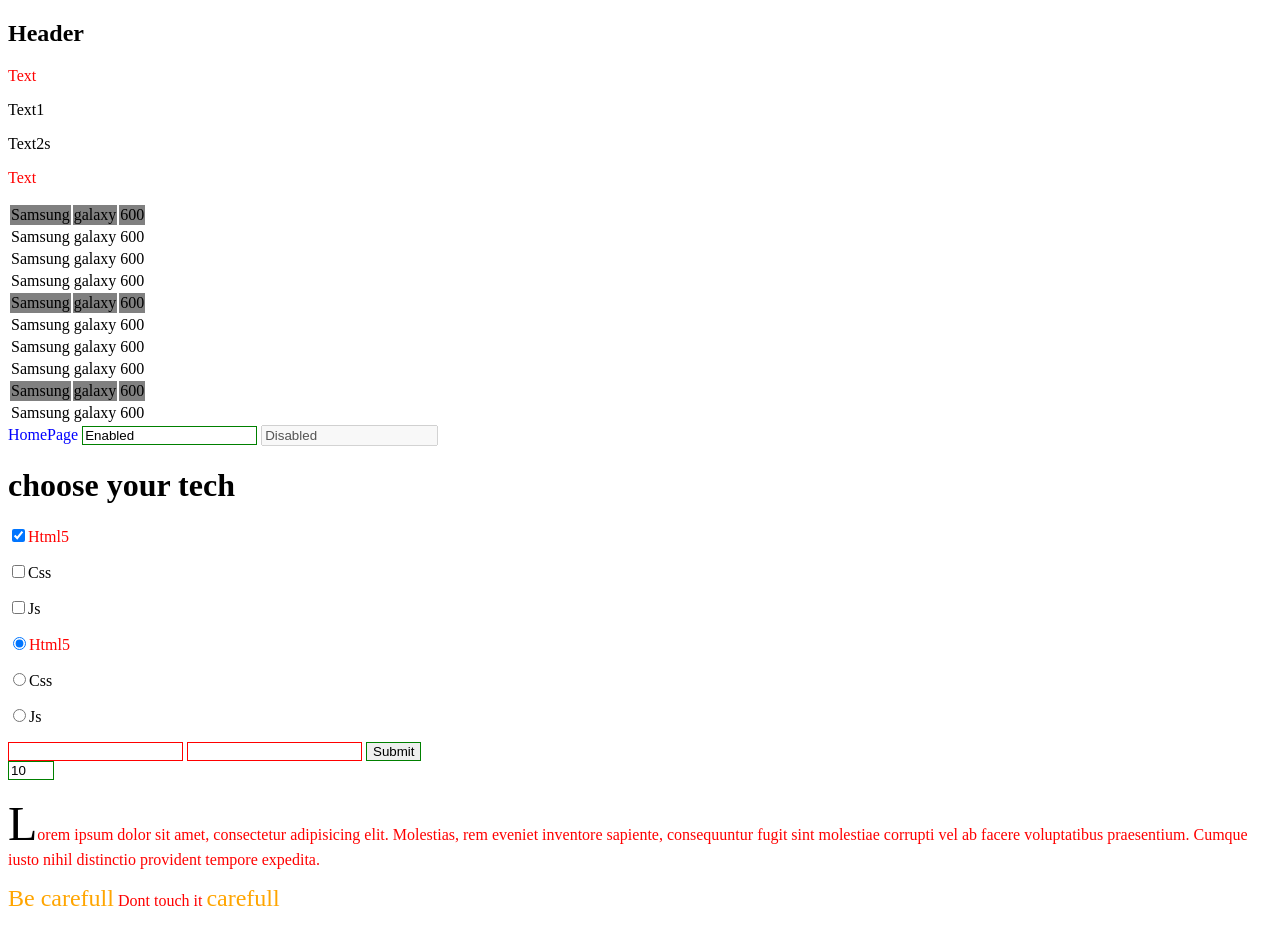
<file: index.html>
<!DOCTYPE html>
<html lang="en">
  <head>
    <meta charset="UTF-8" />
    <meta http-equiv="X-UA-Compatible" content="IE=edge" />
    <meta name="viewport" content="width=s, initial-scale=1.0" />
    <link rel="stylesheet" href="./src/styles/css.css" />
    <title>Document</title>
  </head>
  <body>
    <!-- <div id="main">
      <p>First Paragrahp</p>
      <p>First Paragrahp</p>
      <p>First Paragrahp</p>
      <p>First Paragrahp</p>
    </div>
    <div id="footer">
      <p>Footer Paragrahp</p>
    </div>
    <div class="artilce">
      <p>Website anotation</p>
      <div class="conent">
        <p>Website Text</p>
      </div>
    </div>
    <h2>Header</h2>
    <div>
      <p>first Bloc text</p>
    </div>
    <div>
      <p>second bloc Texts</p>
    </div>

    <h2>Some content</h2>
    <div>
      <a>Erti</a>
      <a>Ori</a>
      <a>Sami</a>
    </div> -->
    <h2>Header</h2>
    <div>
      <p>Text</p>
    </div>
    <div>
      <p>Text1</p>
      <p>Text2s</p>
    </div>
    <div>
      <p>Text</p>
    </div>

    <table>
      <tr>
        <td>Samsung</td>
        <td>galaxy</td>
        <td>600</td>
      </tr>
      <tr>
        <td>Samsung</td>
        <td>galaxy</td>
        <td>600</td>
      </tr>
      <tr>
        <td>Samsung</td>
        <td>galaxy</td>
        <td>600</td>
      </tr>
      <tr>
        <td>Samsung</td>
        <td>galaxy</td>
        <td>600</td>
      </tr>
      <tr>
        <td>Samsung</td>
        <td>galaxy</td>
        <td>600</td>
      </tr>
      <tr>
        <td>Samsung</td>
        <td>galaxy</td>
        <td>600</td>
      </tr>
      <tr>
        <td>Samsung</td>
        <td>galaxy</td>
        <td>600</td>
      </tr>
      <tr>
        <td>Samsung</td>
        <td>galaxy</td>
        <td>600</td>
      </tr>
      <tr>
        <td>Samsung</td>
        <td>galaxy</td>
        <td>600</td>
      </tr>
      <tr>
        <td>Samsung</td>
        <td>galaxy</td>
        <td>600</td>
      </tr>
    </table>

    <a href="index.html"> HomePage </a>

    <input type="text" value="Enabled" />
    <input type="text" value="Disabled" disabled />

    <h1>choose your tech</h1>
    <p><input type="checkbox" checked /><span>Html5</span></p>
    <p><input type="checkbox" /><span>Css</span></p>
    <p><input type="checkbox" /><span>Js</span></p>

    <div>
      <p><input type="radio" name="rame" checked /><span>Html5</span></p>
      <p><input type="radio" name="rame" /><span>Css</span></p>
      <p><input type="radio" name="rame" /><span>Js</span></p>
    </div>

    <form>
      <input type="text" required />
      <input type="email" required />
      <input type="submit" value="Submit" />
    </form>

    <form>
      <input type="number" min="1" max="50" value="10" />
    </form>

    <div>
      <p class="paragraph">
        Lorem ipsum dolor sit amet, consectetur adipisicing elit. Molestias, rem
        eveniet inventore sapiente, consequuntur fugit sint molestiae corrupti
        vel ab facere voluptatibus praesentium. Cumque iusto nihil distinctio
        provident tempore expedita.
      </p>
    </div>

    <div>
      <p>
        <span class="wraning"> Dont touch it </span>
      </p>
    </div>
  </body>
</html>
</file>
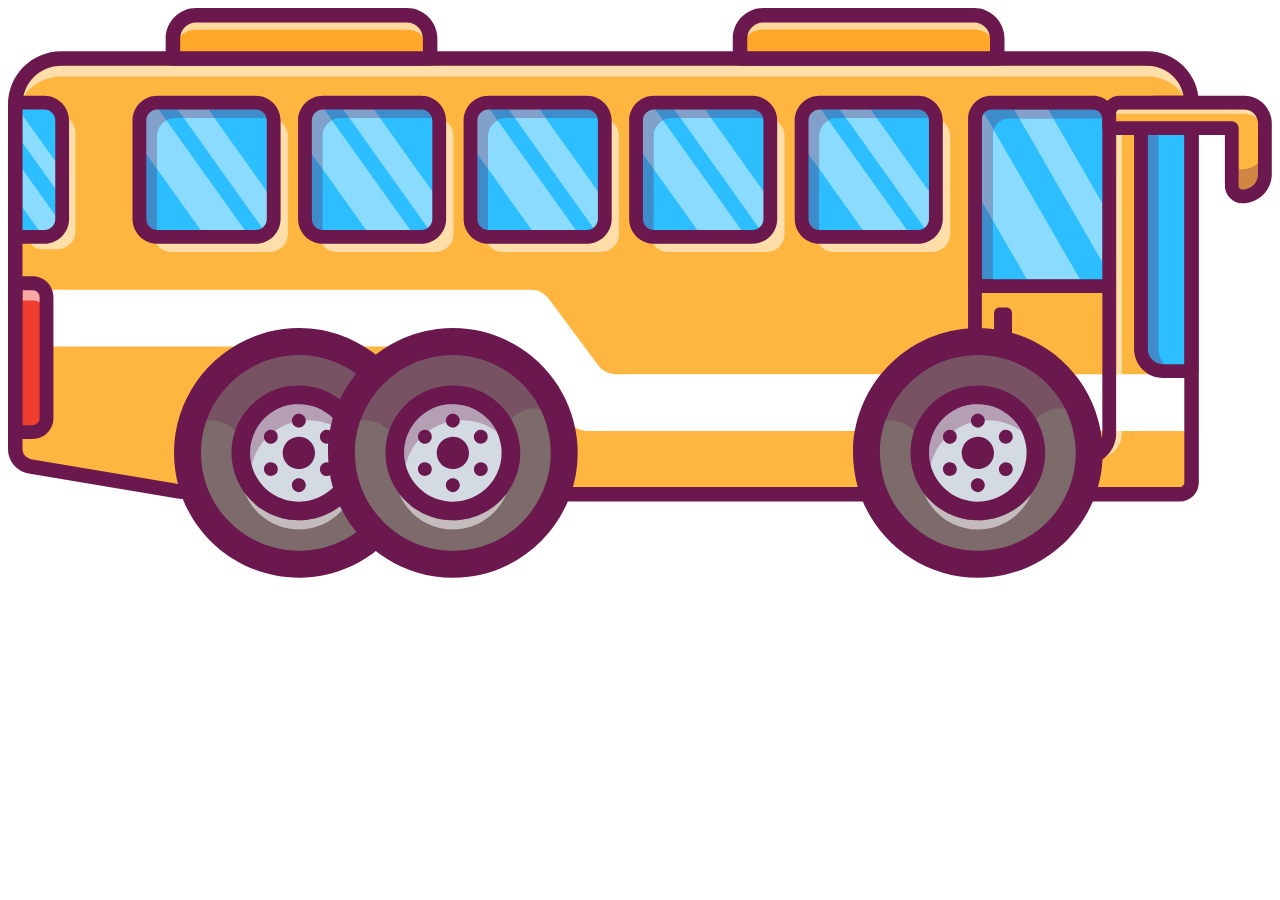
<file: animate.html>
<!DOCTYPE html>
<html lang="en">
  <head>
    <meta charset="UTF-8" />
    <meta http-equiv="X-UA-Compatible" content="IE=edge" />
    <meta name="viewport" content="width=device-width, initial-scale=1.0" />
    <link rel="stylesheet" href="./src/styles/animate.css" />
    <title>Document</title>
  </head>
  <body>
    <div class="firstanimation"></div>
    <div class="relative">
      <img src="./src/img/bus.svg" />

      <div class="wheel wheel1">
        <img src="./src/img/wheel.svg" />
      </div>
      <div class="wheel wheel2">
        <img src="./src/img/wheel.svg" />
      </div>
      <div class="wheel wheel3">
        <img src="./src/img/wheel.svg" />
      </div>
    </div>
  </body>
</html>
</file>
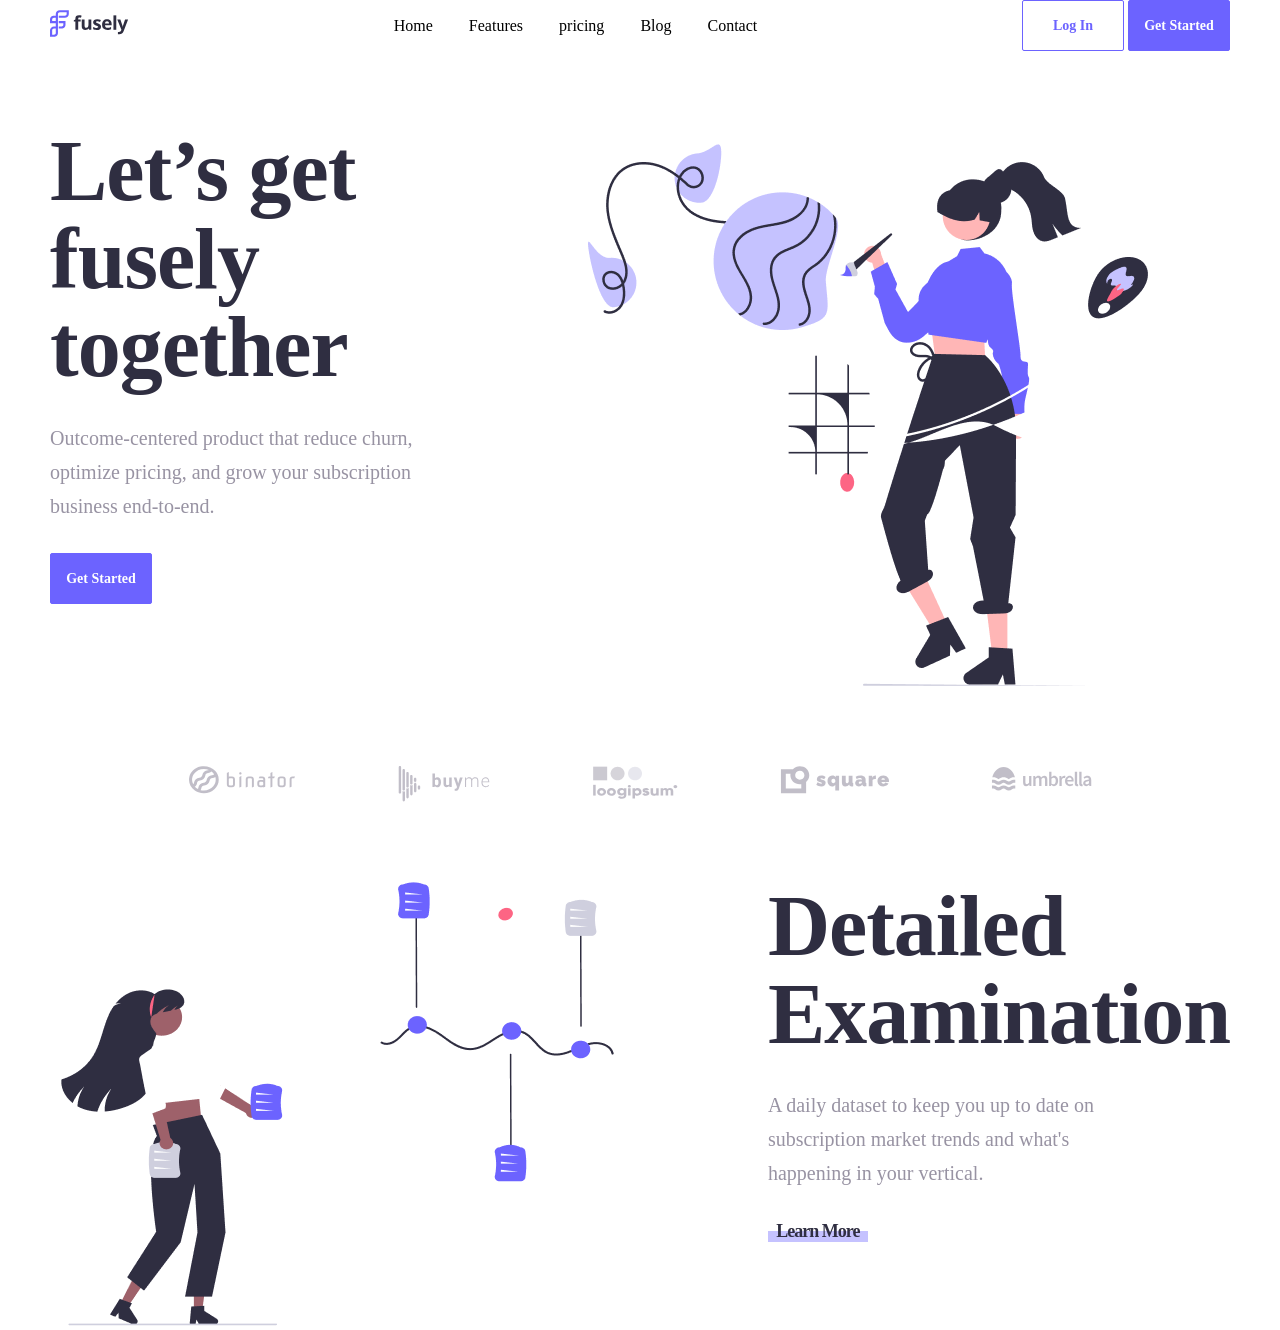
<file: markup.html>
<!DOCTYPE html>
<html lang="en">
  <head>
    <meta charset="UTF-8" />
    <meta http-equiv="X-UA-Compatible" content="IE=edge" />
    <meta name="viewport" content="width=device-width, initial-scale=1.0" />
    <link rel="stylesheet" href="./src/styles/style.css" />
    <title>Document</title>
  </head>
  <body>
    <header class="container">
      <div class="row space-between align-center">
        <div>
          <img src="./src/img/Logo.svg" />
        </div>
        <nav>
          <ul class="nav_link">
            <li>Home</li>
            <li>Features</li>
            <li>pricing</li>
            <li>Blog</li>
            <li>Contact</li>
          </ul>
        </nav>
        <div class="btn_container">
          <button class="secondary_btn">Log In</button>
          <button class="primary_btn">Get Started</button>
        </div>
      </div>
    </header>
    <section class="mt-76">
      <div class="container">
        <div class="row space-between">
          <div class="banner_content_wrapper">
            <h1>
              Let’s get <br />
              fusely <br />
              together
            </h1>
            <p>
              Outcome-centered product that reduce churn,<br />
              optimize pricing, and grow your subscription<br />
              business end-to-end.
            </p>
            <button class="primary_btn">Get Started</button>
          </div>
          <div class="banner_img_wrapper">
            <img src="./src/img/Group 36.png" alt="" />
          </div>
        </div>
      </div>
    </section>
    <section class="mt-76">
      <div class="container">
        <div class="row clients">
          <div>
            <img src="./src/img/binator logo.svg" alt="" />
          </div>
          <div>
            <img src="./src/img/buyme logo.svg" alt="" />
          </div>
          <div>
            <img src="./src/img/loogipsum logo.svg" alt="" />
          </div>
          <div>
            <img src="./src/img/square logo.svg" alt="" />
          </div>
          <div>
            <img src="./src/img/umbrella logo.svg" alt="" />
          </div>
        </div>
      </div>
    </section>
    <section class="mt-76">
      <div class="container">
        <div class="row space-between">
          <div class="banner_img_wrapper">
            <img src="./src/img/Section Image.png" alt="" />
          </div>
          <div class="banner_content_wrapper">
            <h1>
              Detailed<br />
              Examination
            </h1>
            <p>
              A daily dataset to keep you up to date on <br />subscription
              market trends and what's <br />happening in your vertical.
            </p>
            <button class="learn-more">Learn More</button>
          </div>
        </div>
      </div>
    </section>
  </body>
</html>
</file>
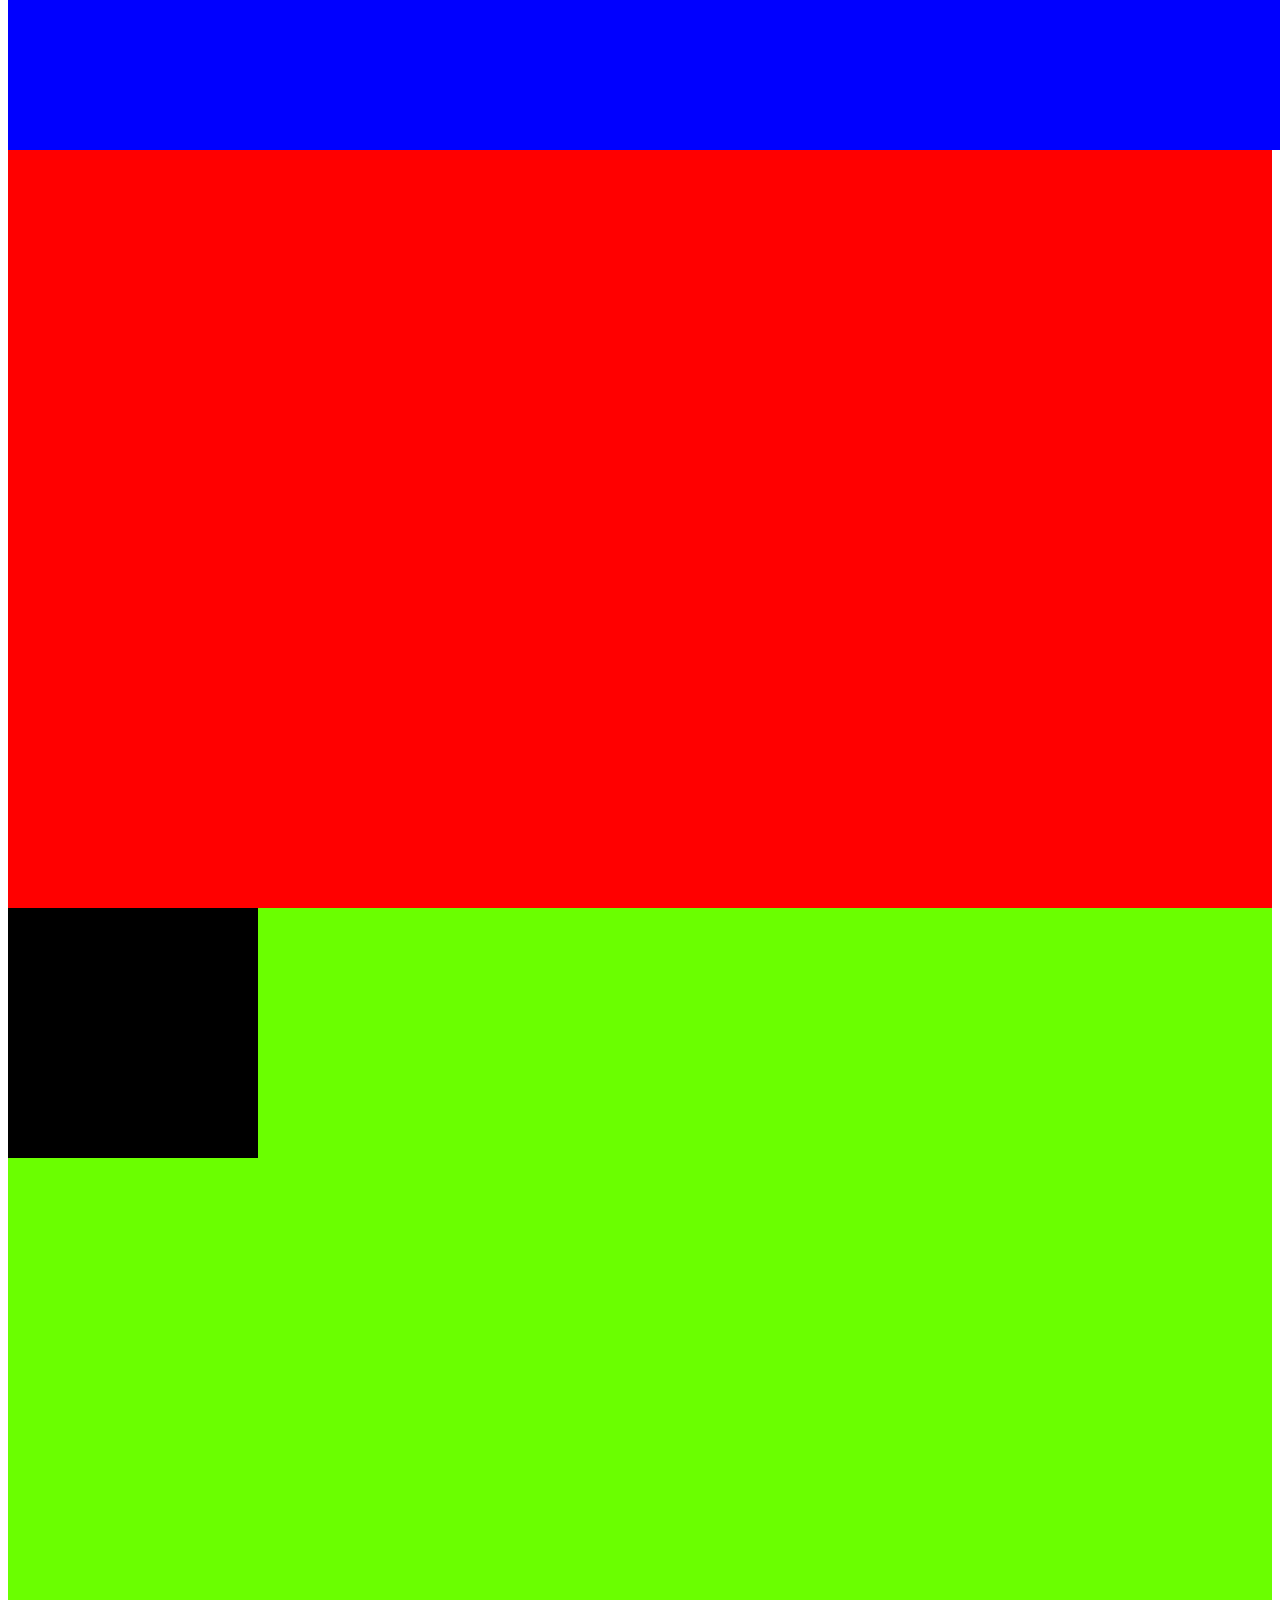
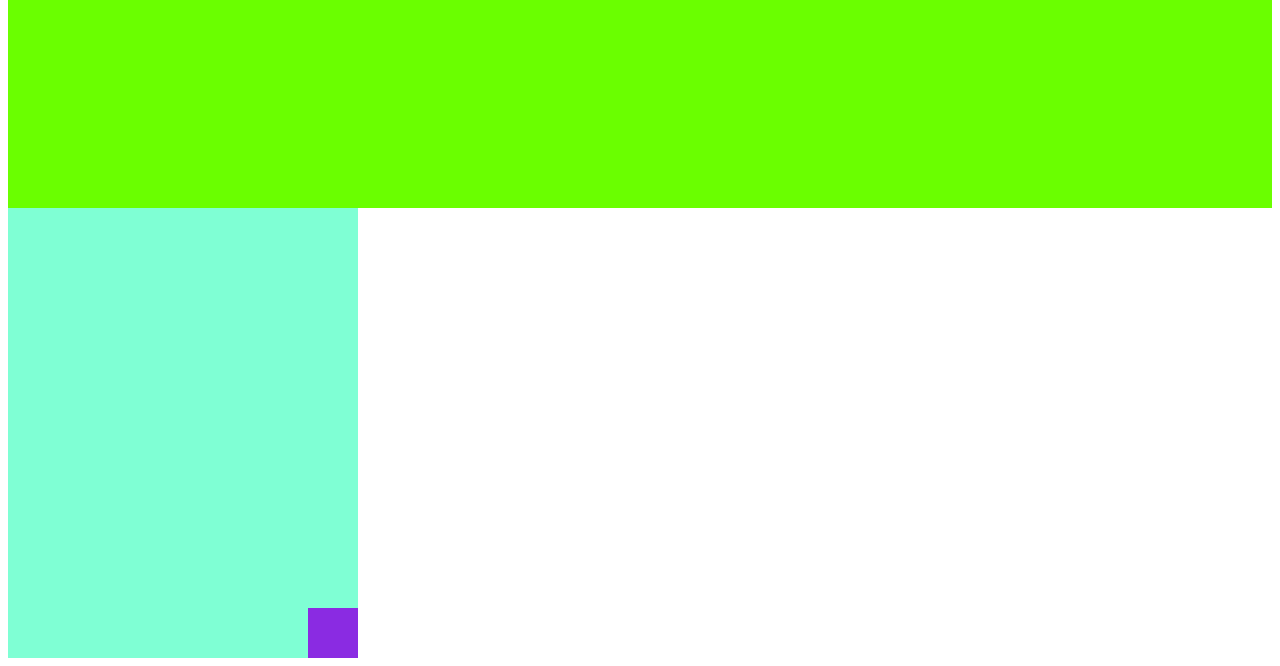
<file: positions.html>
<!DOCTYPE html>
<html lang="en">
  <head>
    <meta charset="UTF-8" />
    <meta http-equiv="X-UA-Compatible" content="IE=edge" />
    <meta name="viewport" content="width=device-width, initial-scale=1.0" />
    <link rel="stylesheet" href="./src/styles/pos.css" />
    <title>Document</title>
  </head>
  <body>
    <div class="static"></div>
    <!-- <div class="sticky"></div> -->
    <div class="relative">
      <div class="absolute"></div>
    </div>
    <div class="fixed"></div>

    <div class="image_card">
      <div class="icon"></div>
    </div>
  </body>
</html>
</file>
<file: src/styles/css.css>
#main p {
    color: red;
}

li .redLink{
    color: red;
}

.artilce>p{
    color: red;
}

a:last-child{
    color: red;
}
p:only-child{
    color: red;
}

tr:nth-child(4n+1){
    background-color: gray;
}

a:link{
    color: blue;
    text-decoration: none;
}

a:visited{
    color: aquamarine;
    text-decoration: none;
}
a:active{
    color: chartreuse;
}
a:hover{
    background-color: red;
    border: 2px solid black;
    padding: 15px;
}

/* :enabled{
    border: 1px solid green;
}
:disabled{
    border: 1px solid red;
} */

:checked + span{
    color: red;
}

:default{
    border: 2px solid red;
}

input:valid{
    border: 1px solid green;
}

input:invalid{
    border: 1px solid red;
}

:in-range{
    border: 1px solid green;
}

:out-of-range{
    border: 1px solid red;
}
.paragraph::first-letter{
    color: rgb(0, 0, 0);
    font-size: 48px;
}

.wraning::before{
    content: "Be carefull";
    color:orange;
    font-size: 24px;
}
.wraning::after{
    content: "carefull";
    color:orange;
    font-size: 24px;
}

::selection{
    background-color: tomato;
    color: white;
}
/* width */
::-webkit-scrollbar {
    width: 20px;
  }
  
  /* Track */
  ::-webkit-scrollbar-track {
    box-shadow: inset 0 0 5px grey; 
    border-radius: 10px;
  }
   
  /* Handle */
  ::-webkit-scrollbar-thumb {
    background: red; 
    border-radius: 10px;
  }
  
  /* Handle on hover */
  ::-webkit-scrollbar-thumb:hover {
    background: #b30000; 
  }
</file>
<file: src/styles/style.css>
*{
    margin: 0;
    padding: 0;
}

img{
    width: 100%;
}
.container{
    width: 1180px;
    margin: 0 auto;
}

.row{
    display: flex;
}
.mt-76{
    margin-top: 76px;
}
.space-between{
    justify-content: space-between;
}
.align-center{
    align-items: center;
}
.nav_link{
    list-style: none;
    display: flex;
    gap: 36px;
}
.secondary_btn{
    width: 102px;
    height: 51px;
    border: 1px solid #6C63FF;
    border-radius: 2px;
    background-color: transparent;
    font-family: 'Open Sans';
    font-style: normal;
    font-weight: 700;
    font-size: 14px;
    line-height: 19px;
    text-align: center;
    color: #6C63FF;
}
.primary_btn{
    width: 102px;
    height: 51px;
    border: 1px solid #6C63FF;
    border-radius: 2px;
    background-color: #6C63FF;
    font-family: 'Open Sans';
    font-style: normal;
    font-weight: 700;
    font-size: 14px;
    line-height: 19px;
    text-align: center;
    color: white;
}
.banner_content_wrapper{
    display: flex;
    flex-direction: column;
    gap: 30px;
}
.banner_content_wrapper h1{
    font-style: normal;
    font-weight: 700;
    font-size: 86px;
    line-height: 88px;
    letter-spacing: -1px;
    color: #2F2E41;
}
.banner_content_wrapper p{
    font-family: 'Open Sans';
    font-style: normal;
    font-weight: 400;
    font-size: 20px;
    line-height: 34px;
    color: #9893A3;
}
.clients{
    gap: 102px;
    justify-content: center;
}
.learn-more{
    font-family: 'Open Sans';
    font-style: normal;
    font-weight: 600;
    font-size: 18px;
    line-height: 20px;
    letter-spacing: -1px;
    color: #2F2E41;
    background: rgb(255,255,255);
    width: 100px;
    height: 22px;
    border: none;
    background: linear-gradient(180deg, rgba(255,255,255,1) 50%, rgba(197,194,255,1) 50%);
}
</file>
<file: src/styles/pos.css>
div{
    width: 100%;
    height: 100vh;
}

.static{
    position: relative;
    background-color: red;
}
.relative{
    position: relative;
    background-color: rgb(106, 255, 0);
    top: 50%;
}
.fixed{
    height: 150px;
    position: fixed;
    background-color: blue;
    top: 0px;
}
.sticky{
    position: sticky;
    background-color: coral;
    width: 250px;
    height: 250px;
    z-index: 9;
    top: 50px;
}
.absolute{
    position: absolute;
    background-color: black;
    width: 250px;
    height: 250px;
    top: 0px;
}
.image_card{
    width: 350px;
    height: 450px;
    background-color: aquamarine;
    position: relative;
}
.icon{
    width: 50px;
    height: 50px;
    position: absolute;
    background-color: blueviolet;
    bottom: 0px;
    right: 0px;
}
</file>
